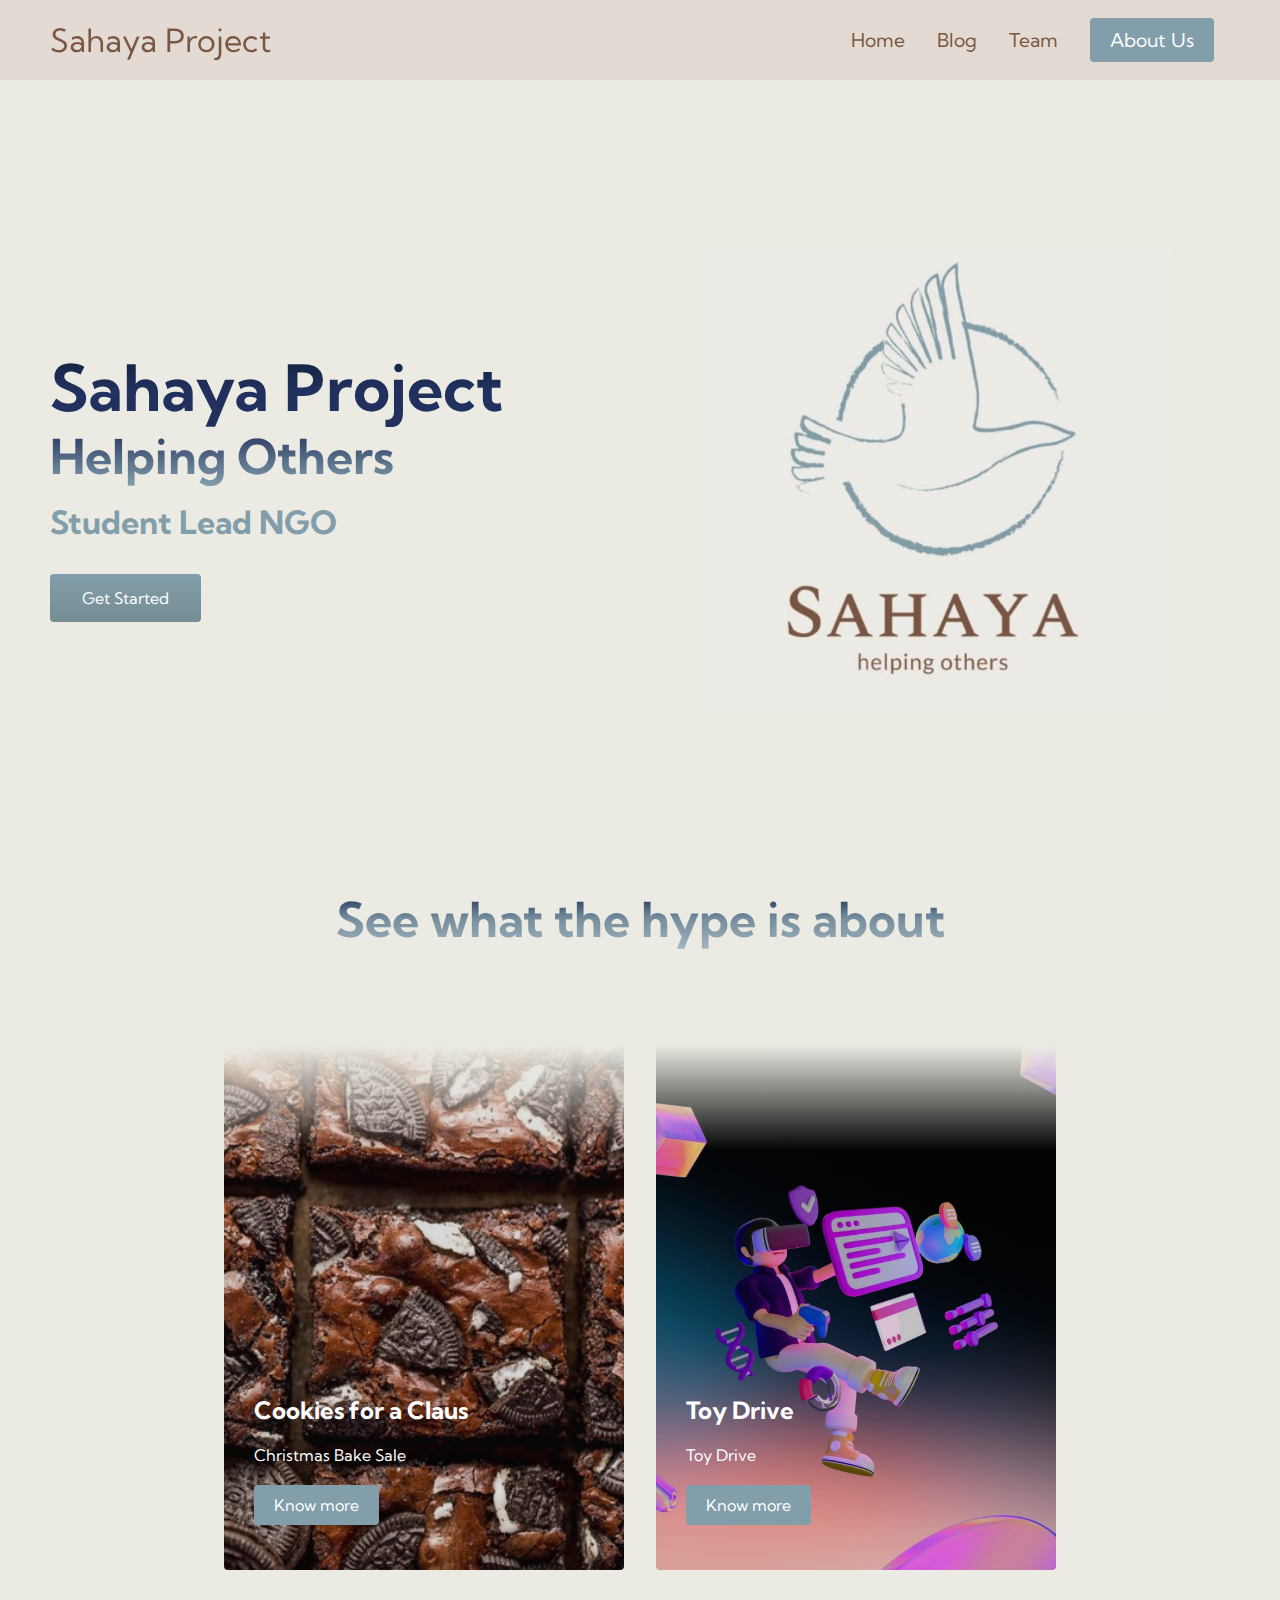
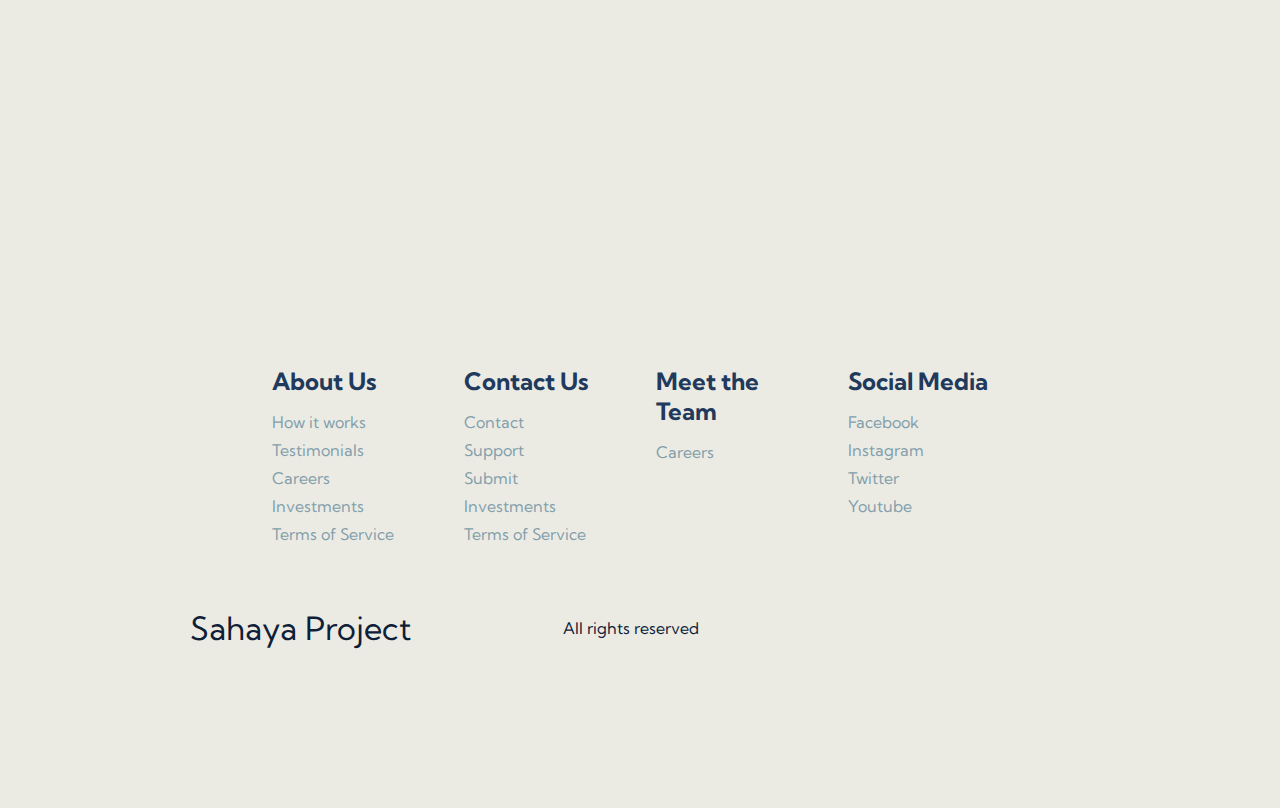
<file: index.html>
<!DOCTYPE html>
<html lang="en">
<head>
    <meta charset="UTF-8">
    <meta name="viewport" content="width=device-width, initial-scale=1.0">
    <title>Sahaya Project</title>
    <link rel="stylesheet" href="styles.css" />   
    <link rel="stylesheet" href="https://cdnjs.cloudflare.com/ajax/libs/font-awesome/6.5.2/css/all.min.css" integrity="sha512-SnH5WK+bZxgPHs44uWIX+LLJAJ9/2PkPKZ5QiAj6Ta86w+fsb2TkcmfRyVX3pBnMFcV7oQPJkl9QevSCWr3W6A==" crossorigin="anonymous" referrerpolicy="no-referrer" />
    <link rel="preconnect" href="https://fonts.googleapis.com">
    <link rel="preconnect" href="https://fonts.gstatic.com" crossorigin>
    <link href="https://fonts.googleapis.com/css2?family=Kumbh+Sans:wght@800&display=swap" rel="stylesheet">
</head>
<body>
    <!-- Navbar Section -->
    <nav class="navbar">
        <div class="navbar__container">
            <a href="/" id="navbar__logo"><i class="fas fa-bird"></i>Sahaya Project</a>
            <div class="navbar__toggle" id="mobile-menu">
                <span class="bar"></span>
                <span class="bar"></span>
                <span class="bar"></span>
            </div>
            <ul class="navbar__menu">
                <li class="navbar__item">
                    <a href="index.html" class="navbar__links">Home</a>
                </li>
                <li class="navbar__item">
                    <a href="blog.html" class="navbar__links">Blog</a>
                </li>
                <li class="navbar__item">
                    <a href="team.html" class="navbar__links">Team</a>
                </li>
                <li class="navbar__btn">
                    <a href="/" class="button">About Us</a>
                </li>
            </ul>
        </div>
    </nav>

    <!-- Support Section -->
    <div class="main">
        <div class="main__container">
            <div class="main__content">
                <h1>Sahaya Project</h1>
                <h2>Helping Others</h2>
                <p>Student Lead NGO</p>
                <button class="main__btn"><a href="/">Get Started</a></button>
            </div>
            <div class="main__img--container">
                <img src="images/logo.jpg" alt="pic" id="main__img">
            </div>
        </div>
    </div>

    <!-- Services Section -->
     <div class="services">
        <h1>See what the hype is about</h1>
        <div class="services__container">
            <div class="services__card">
                <h2>Cookies for a Claus</h2>
                <p>Christmas Bake Sale</p>
                <button>Know more</button>
            </div>
            <div class="services__card">
                <h2>Toy Drive</h2>
                <p>Toy Drive</p>
                <button>Know more</button>
            </div>
        </div>
     </div>

     <!-- Footer Section -->
     <div class="footer__container">
        <div class="footer__links">
            <div class="footer__link--wrapper">
                <div class="footer__link--items">
                    <h2>About Us</h2>
                    <a href="/">How it works</a>
                    <a href="/">Testimonials</a>
                    <a href="/">Careers</a>
                    <a href="/">Investments</a>
                    <a href="/">Terms of Service</a>
                </div>
                <div class="footer__link--items">
                    <h2>Contact Us</h2>
                    <a href="/">Contact</a>
                    <a href="/">Support</a>
                    <a href="/">Submit</a>
                    <a href="/">Investments</a>
                    <a href="/">Terms of Service</a>
                </div>
            </div>
            <div class="footer__link--wrapper">
                <div class="footer__link--items">
                    <h2>Meet the Team</h2>
                    <a href="/">Careers</a>
                </div>
                <div class="footer__link--items">
                    <h2>Social Media</h2>
                    <a href="/">Facebook</a>
                    <a href="/">Instagram</a>
                    <a href="/">Twitter</a>
                    <a href="/">Youtube</a>
                </div>
            </div>
        </div>
        <div class="social__media">
            <div class="social__media--wrap">
                <div class="footer__logo">
                    <a href="/" id="footer__logo"><i class="fas fa gem"></i>Sahaya Project</a>
                </div>
                <p class="website__rights">All rights reserved</p>
                <div class="social__icons">
                    <a href="" class="social__icon--link" target="_blank">
                    <i class="fab fa-facebook"></i>
                    </a>
                    <a href="" class="social__icon--link" target="_blank">
                    <i class="fab fa-instagram"></i>
                    </a>
                    <a href="" class="social__icon--link" target="_blank">
                    <i class="fab fa-twitter"></i>
                    </a>
                    <a href="" class="social__icon--link" target="_blank">
                    <i class="fab fa-youtube"></i>
                    </a>
                </div>
            </div>
        </div>
     </div>

    <script src="app.js"></script>
</body>
</html>
</file>
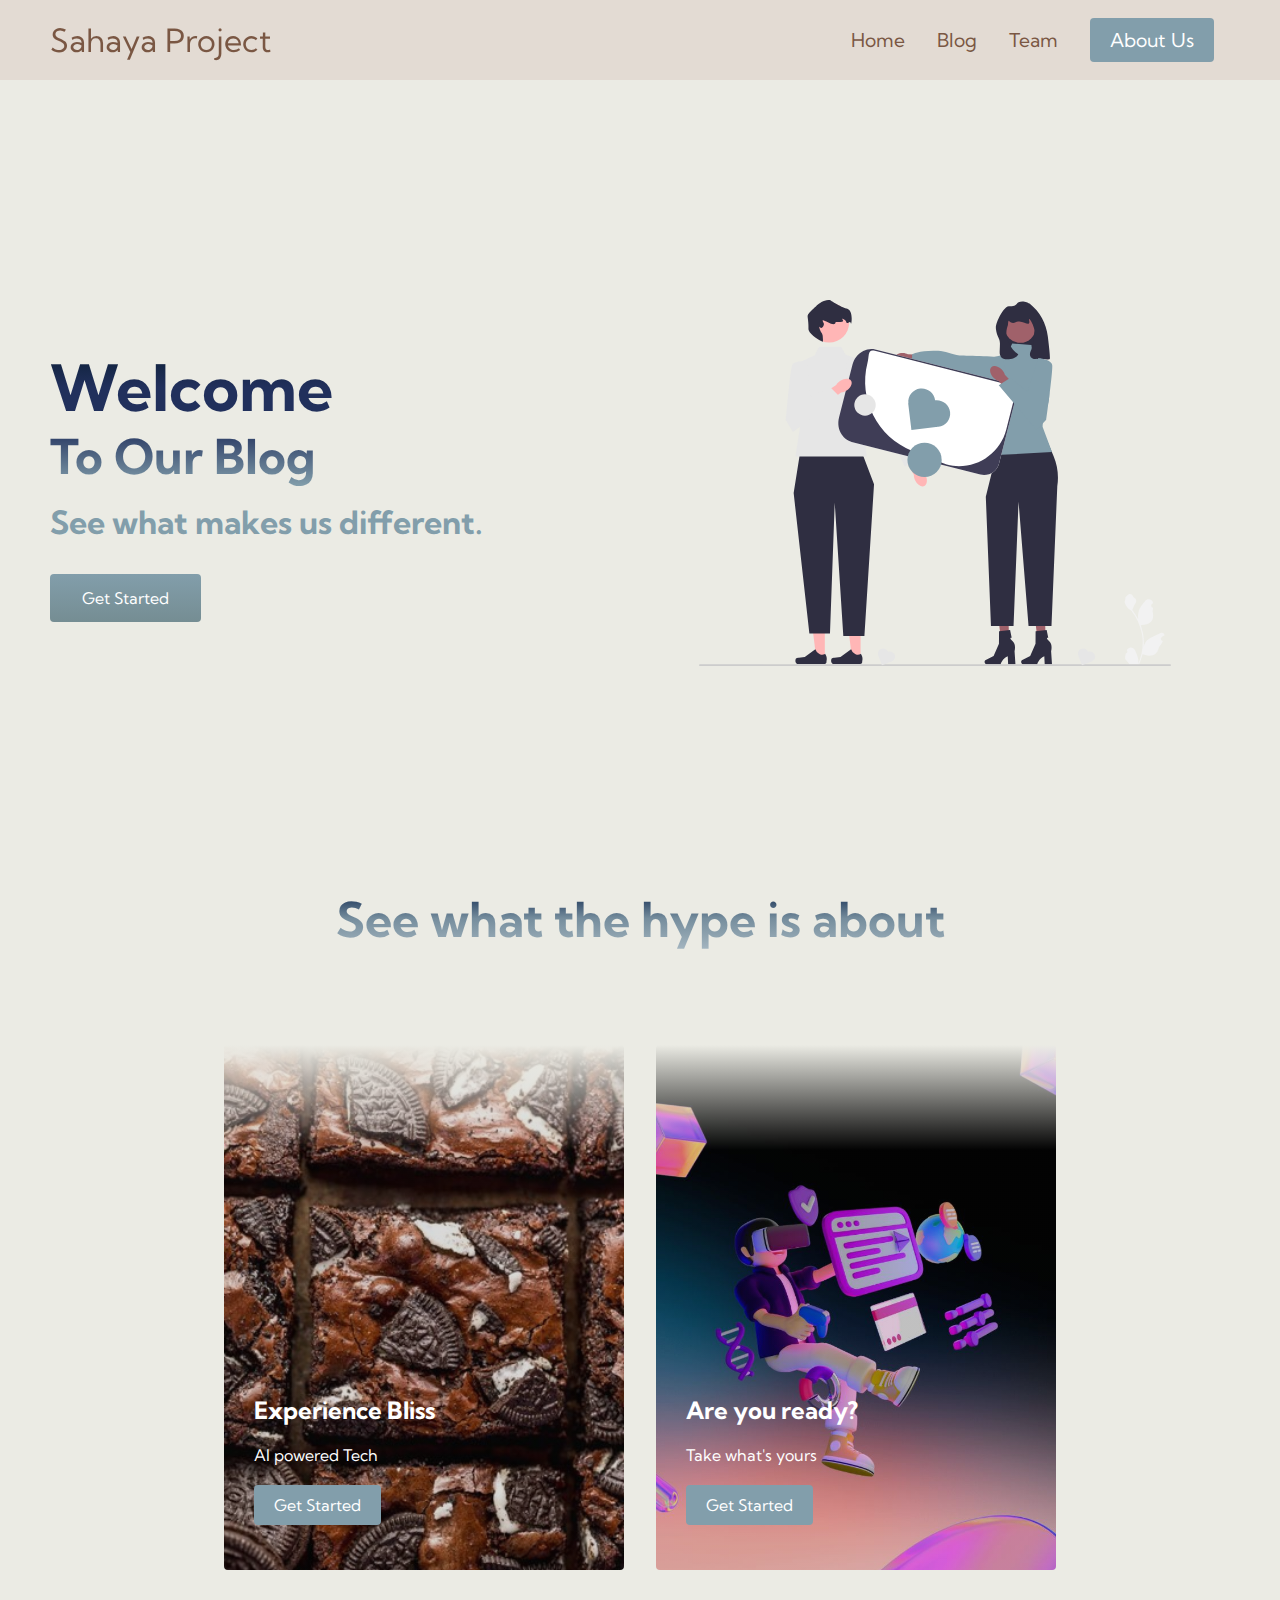
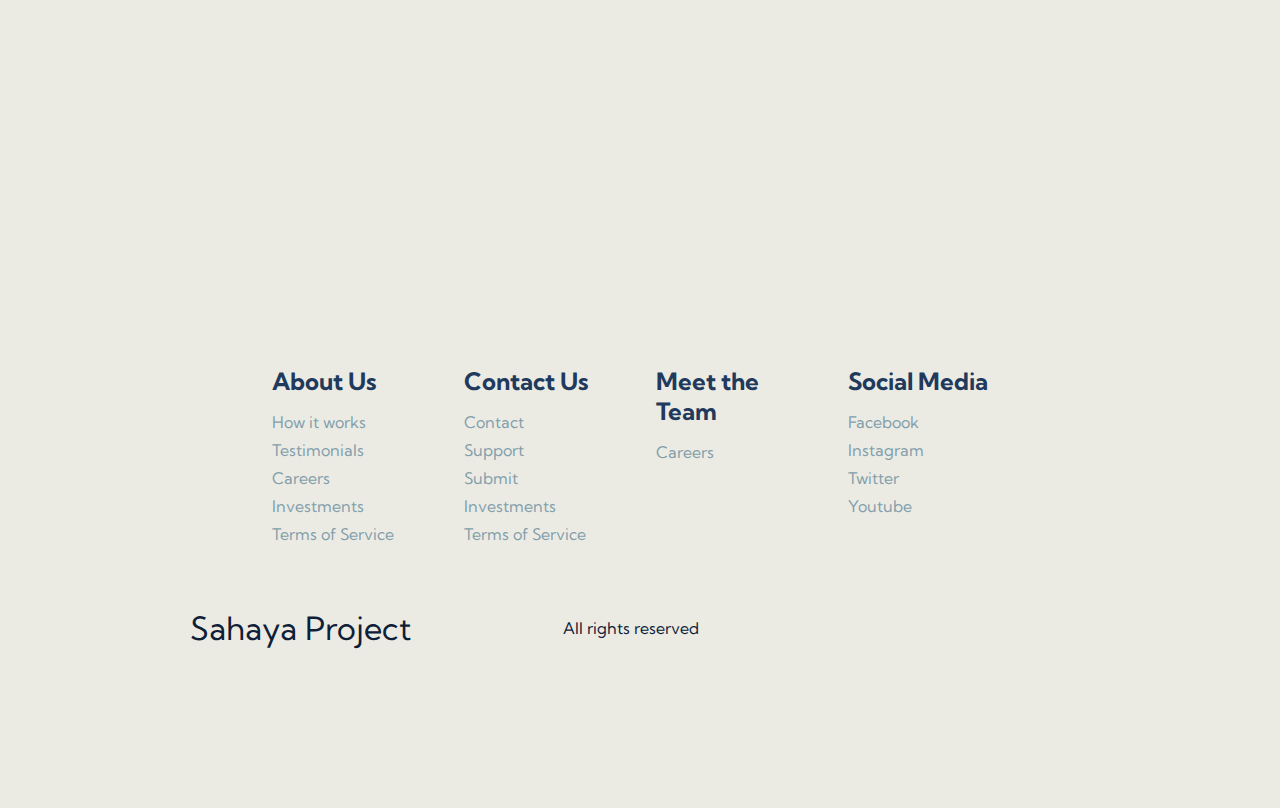
<file: AboutUs.html>
<!DOCTYPE html>
<html lang="en">
<head>
    <meta charset="UTF-8">
    <meta name="viewport" content="width=device-width, initial-scale=1.0">
    <title>Sahaya Project</title>
    <link rel="stylesheet" href="styles.css" />   
    <link rel="stylesheet" href="https://cdnjs.cloudflare.com/ajax/libs/font-awesome/6.5.2/css/all.min.css" integrity="sha512-SnH5WK+bZxgPHs44uWIX+LLJAJ9/2PkPKZ5QiAj6Ta86w+fsb2TkcmfRyVX3pBnMFcV7oQPJkl9QevSCWr3W6A==" crossorigin="anonymous" referrerpolicy="no-referrer" />
    <link rel="preconnect" href="https://fonts.googleapis.com">
    <link rel="preconnect" href="https://fonts.gstatic.com" crossorigin>
    <link href="https://fonts.googleapis.com/css2?family=Kumbh+Sans:wght@800&display=swap" rel="stylesheet">
</head>
<body>
    <!-- Navbar Section -->
    <nav class="navbar">
        <div class="navbar__container">
            <a href="/" id="navbar__logo"><i class="fas fa-bird"></i>Sahaya Project</a>
            <div class="navbar__toggle" id="mobile-menu">
                <span class="bar"></span>
                <span class="bar"></span>
                <span class="bar"></span>
            </div>
            <ul class="navbar__menu">
                <li class="navbar__item">
                    <a href="index.html" class="navbar__links">Home</a>
                </li>
                <li class="navbar__item">
                    <a href="blog.html" class="navbar__links">Blog</a>
                </li>
                <li class="navbar__item">
                    <a href="team.html" class="navbar__links">Team</a>
                </li>
                <li class="navbar__btn">
                    <a href="/" class="button">About Us</a>
                </li>
            </ul>
        </div>
    </nav>

    <!-- Support Section -->
    <div class="main">
        <div class="main__container">
            <div class="main__content">
                <h1>Welcome</h1>
                <h2>To Our Blog</h2>
                <p>See what makes us different.</p>
                <button class="main__btn"><a href="/">Get Started</a></button>
            </div>
            <div class="main__img--container">
                <img src="images/showing_support.svg" alt="pic" id="main__img">
            </div>
        </div>
    </div>

    <!-- Services Section -->
     <div class="services">
        <h1>See what the hype is about</h1>
        <div class="services__container">
            <div class="services__card">
                <h2>Experience Bliss</h2>
                <p>AI powered Tech</p>
                <button>Get Started</button>
            </div>
            <div class="services__card">
                <h2>Are you ready?</h2>
                <p>Take what's yours</p>
                <button>Get Started</button>
            </div>
        </div>
     </div>

     <!-- Footer Section -->
     <div class="footer__container">
        <div class="footer__links">
            <div class="footer__link--wrapper">
                <div class="footer__link--items">
                    <h2>About Us</h2>
                    <a href="/">How it works</a>
                    <a href="/">Testimonials</a>
                    <a href="/">Careers</a>
                    <a href="/">Investments</a>
                    <a href="/">Terms of Service</a>
                </div>
                <div class="footer__link--items">
                    <h2>Contact Us</h2>
                    <a href="/">Contact</a>
                    <a href="/">Support</a>
                    <a href="/">Submit</a>
                    <a href="/">Investments</a>
                    <a href="/">Terms of Service</a>
                </div>
            </div>
            <div class="footer__link--wrapper">
                <div class="footer__link--items">
                    <h2>Meet the Team</h2>
                    <a href="/">Careers</a>
                </div>
                <div class="footer__link--items">
                    <h2>Social Media</h2>
                    <a href="/">Facebook</a>
                    <a href="/">Instagram</a>
                    <a href="/">Twitter</a>
                    <a href="/">Youtube</a>
                </div>
            </div>
        </div>
        <div class="social__media">
            <div class="social__media--wrap">
                <div class="footer__logo">
                    <a href="/" id="footer__logo"><i class="fas fa gem"></i>Sahaya Project</a>
                </div>
                <p class="website__rights">All rights reserved</p>
                <div class="social__icons">
                    <a href="" class="social__icon--link" target="_blank">
                    <i class="fab fa-facebook"></i>
                    </a>
                    <a href="" class="social__icon--link" target="_blank">
                    <i class="fab fa-instagram"></i>
                    </a>
                    <a href="" class="social__icon--link" target="_blank">
                    <i class="fab fa-twitter"></i>
                    </a>
                    <a href="" class="social__icon--link" target="_blank">
                    <i class="fab fa-youtube"></i>
                    </a>
                </div>
            </div>
        </div>
     </div>

    <script src="app.js"></script>
</body>
</html>
</file>
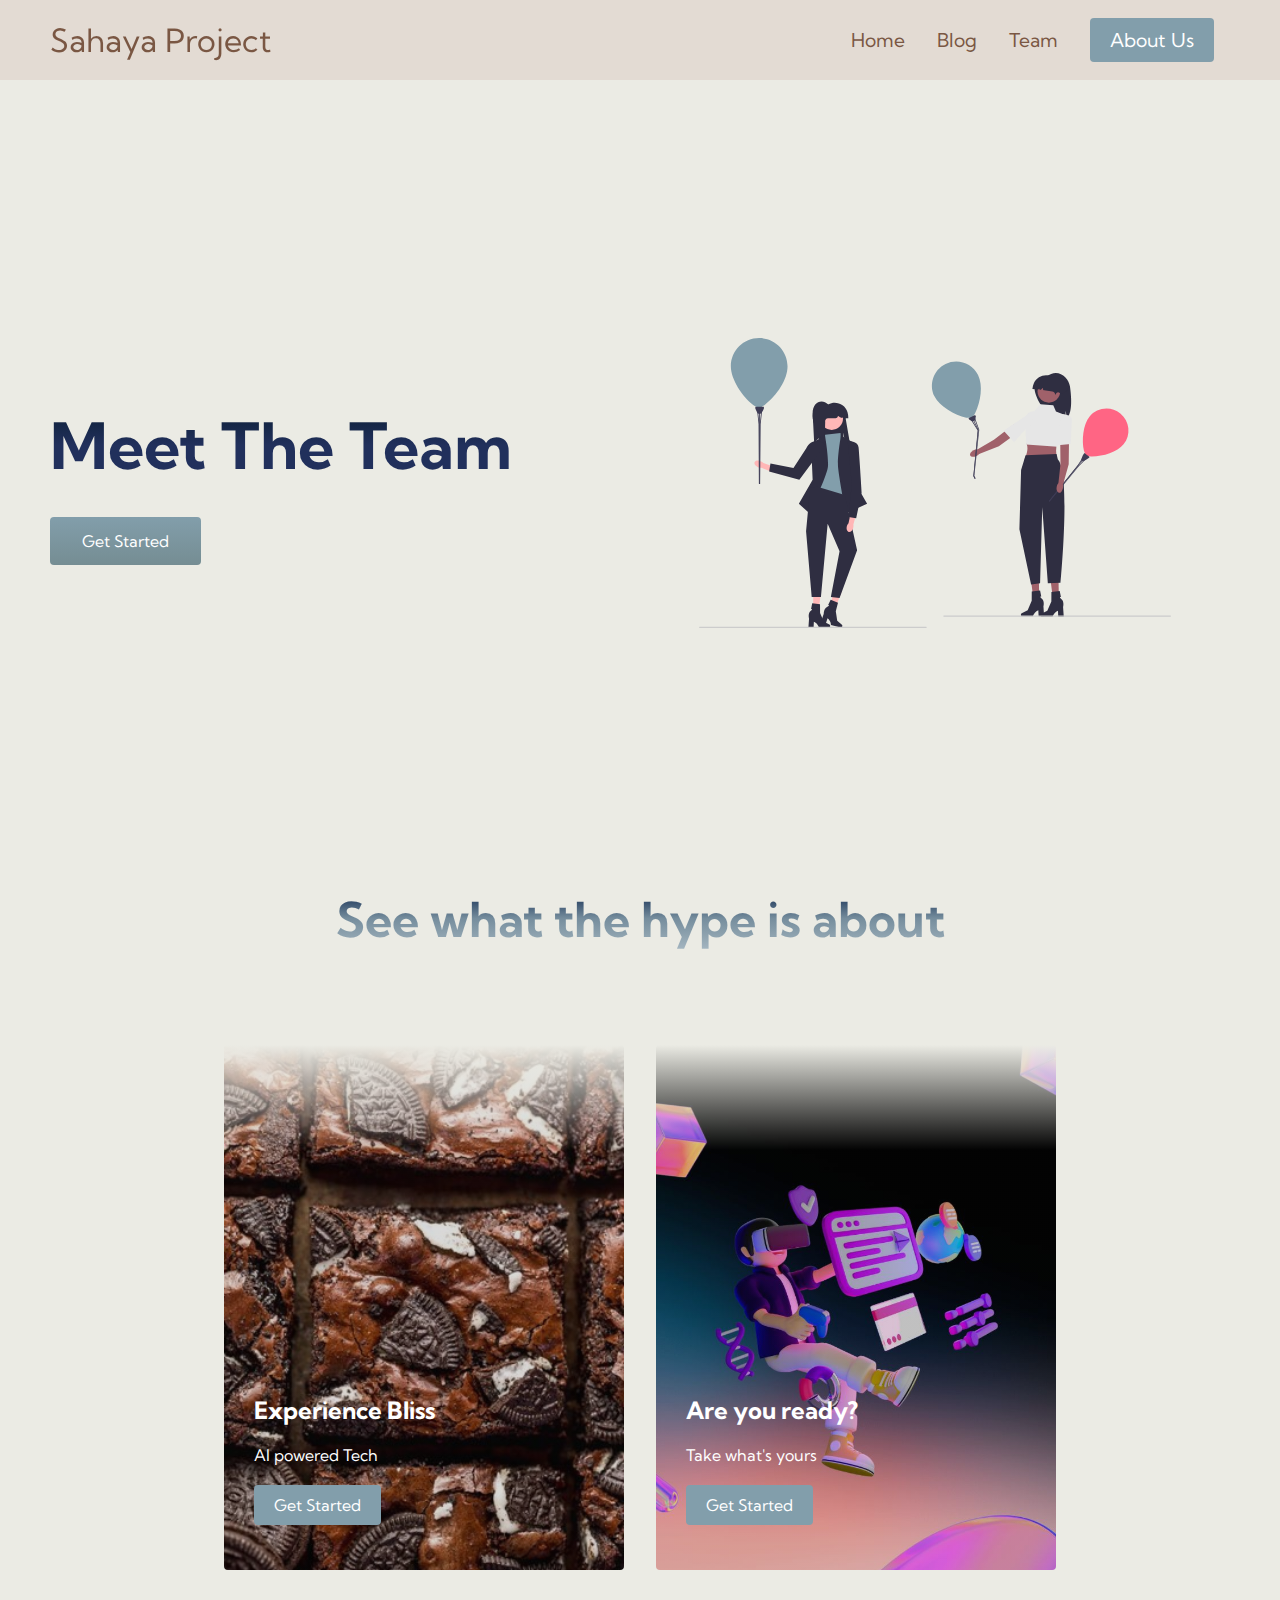
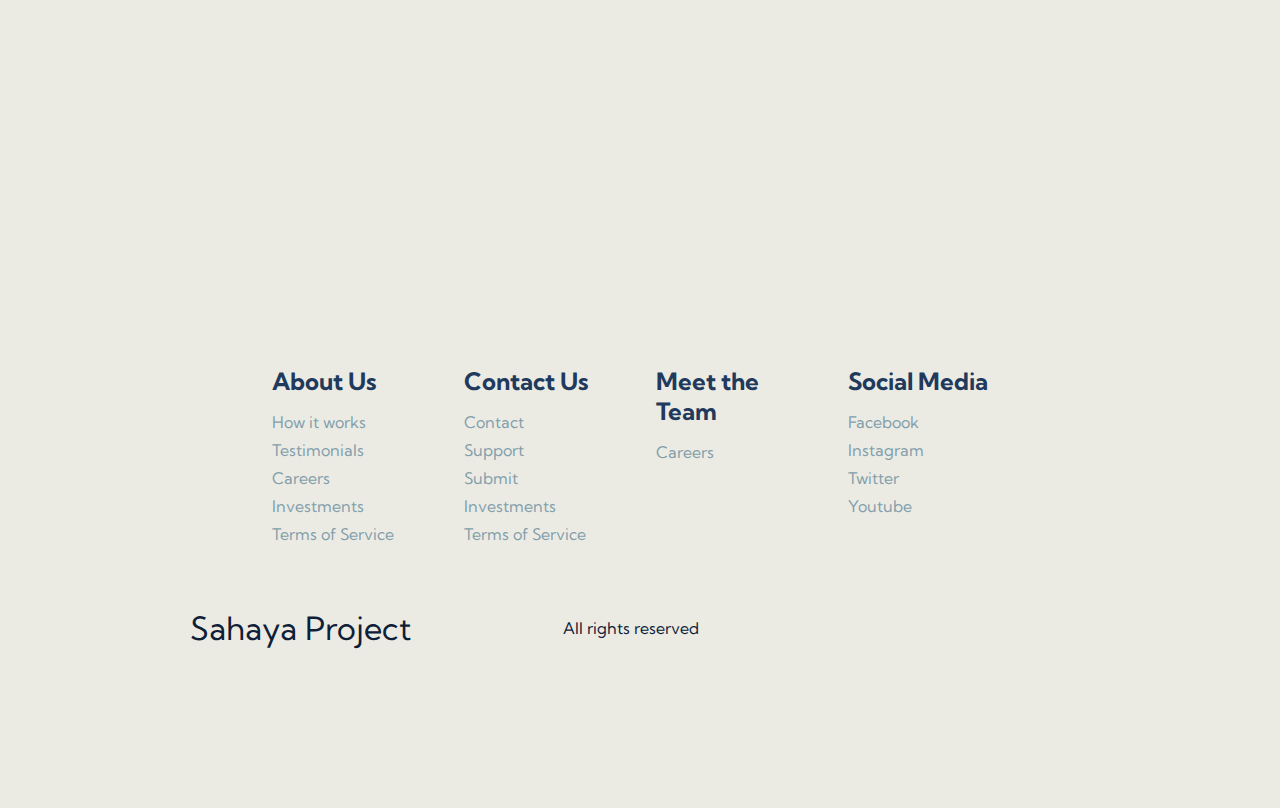
<file: team.html>
<!DOCTYPE html>
<html lang="en">
<head>
    <meta charset="UTF-8">
    <meta name="viewport" content="width=device-width, initial-scale=1.0">
    <title>Sahaya Project</title>
    <link rel="stylesheet" href="styles.css" />   
    <link rel="stylesheet" href="https://cdnjs.cloudflare.com/ajax/libs/font-awesome/6.5.2/css/all.min.css" integrity="sha512-SnH5WK+bZxgPHs44uWIX+LLJAJ9/2PkPKZ5QiAj6Ta86w+fsb2TkcmfRyVX3pBnMFcV7oQPJkl9QevSCWr3W6A==" crossorigin="anonymous" referrerpolicy="no-referrer" />
    <link rel="preconnect" href="https://fonts.googleapis.com">
    <link rel="preconnect" href="https://fonts.gstatic.com" crossorigin>
    <link href="https://fonts.googleapis.com/css2?family=Kumbh+Sans:wght@800&display=swap" rel="stylesheet">
</head>
<body>
    <!-- Navbar Section -->
    <nav class="navbar">
        <div class="navbar__container">
            <a href="/" id="navbar__logo"><i class="fas fa-bird"></i>Sahaya Project</a>
            <div class="navbar__toggle" id="mobile-menu">
                <span class="bar"></span>
                <span class="bar"></span>
                <span class="bar"></span>
            </div>
            <ul class="navbar__menu">
                <li class="navbar__item">
                    <a href="index.html" class="navbar__links">Home</a>
                </li>
                <li class="navbar__item">
                    <a href="blog.html" class="navbar__links">Blog</a>
                </li>
                <li class="navbar__item">
                    <a href="team.html" class="navbar__links">Team</a>
                </li>
                <li class="navbar__btn">
                    <a href="/" class="button">About Us</a>
                </li>
            </ul>
        </div>
    </nav>

    <!-- Support Section -->
    <div class="main">
        <div class="main__container">
            <div class="main__content">
                <h1>Meet The Team</h1>
                <button class="main__btn"><a href="/">Get Started</a></button>
            </div>
            <div class="main__img--container">
                <img src="images/happy_feeling.svg" alt="pic" id="main__img">
            </div>
        </div>
    </div>

    <!-- Services Section -->
     <div class="services">
        <h1>See what the hype is about</h1>
        <div class="services__container">
            <div class="services__card">
                <h2>Experience Bliss</h2>
                <p>AI powered Tech</p>
                <button>Get Started</button>
            </div>
            <div class="services__card">
                <h2>Are you ready?</h2>
                <p>Take what's yours</p>
                <button>Get Started</button>
            </div>
        </div>
     </div>

     <!-- Footer Section -->
     <div class="footer__container">
        <div class="footer__links">
            <div class="footer__link--wrapper">
                <div class="footer__link--items">
                    <h2>About Us</h2>
                    <a href="/">How it works</a>
                    <a href="/">Testimonials</a>
                    <a href="/">Careers</a>
                    <a href="/">Investments</a>
                    <a href="/">Terms of Service</a>
                </div>
                <div class="footer__link--items">
                    <h2>Contact Us</h2>
                    <a href="/">Contact</a>
                    <a href="/">Support</a>
                    <a href="/">Submit</a>
                    <a href="/">Investments</a>
                    <a href="/">Terms of Service</a>
                </div>
            </div>
            <div class="footer__link--wrapper">
                <div class="footer__link--items">
                    <h2>Meet the Team</h2>
                    <a href="/">Careers</a>
                </div>
                <div class="footer__link--items">
                    <h2>Social Media</h2>
                    <a href="/">Facebook</a>
                    <a href="/">Instagram</a>
                    <a href="/">Twitter</a>
                    <a href="/">Youtube</a>
                </div>
            </div>
        </div>
        <div class="social__media">
            <div class="social__media--wrap">
                <div class="footer__logo">
                    <a href="/" id="footer__logo"><i class="fas fa gem"></i>Sahaya Project</a>
                </div>
                <p class="website__rights">All rights reserved</p>
                <div class="social__icons">
                    <a href="" class="social__icon--link" target="_blank">
                    <i class="fab fa-facebook"></i>
                    </a>
                    <a href="" class="social__icon--link" target="_blank">
                    <i class="fab fa-instagram"></i>
                    </a>
                    <a href="" class="social__icon--link" target="_blank">
                    <i class="fab fa-twitter"></i>
                    </a>
                    <a href="" class="social__icon--link" target="_blank">
                    <i class="fab fa-youtube"></i>
                    </a>
                </div>
            </div>
        </div>
     </div>

    <script src="app.js"></script>
</body>
</html>
</file>
<file: styles.css>
* {
    box-sizing: border-box;
    margin: 0;
    padding: 0;
    font-family: 'Kumbh Sans', sans-serif;
}

.navbar {
    background: #e3dbd3;
    height: 80px;
    display: flex; 
    justify-content: center;
    align-items: center;
    font-size: 1.2rem;
    position: sticky;
    top: 0;
    z-index: 999;
}
.navbar__container {
    display: flex;
    justify-content: space-between;
    height: 80px;
    z-index: 1;
    width: 100%;
    max-width: 1300px;
    margin: 0 auto;
    padding: 0 50px;
}

#navbar__logo {
    background-color: #7a5743;
    background-image: linear-gradient(to top, #7a5743, 100%);
    background-size: 100%;
    background-clip: text;
    -moz-background-clip: text;
    -webkit-text-fill-color: transparent; 
    -moz-text-fill-color: transparent;
    display: flex;
    align-items: center;
    cursor: pointer;
    text-decoration: none;
    font-size: 2rem;
}

.fa-gen {
    margin-right: 0.5rem;
}

.navbar__menu {
    display: flex;
    align-items: center;
    list-style: none;
    text-align: center;
}

.navbar__item {
    height: 80px;
}

.navbar__links {
    color: #7a5743;
    display: flex;
    align-items: center;
    justify-content: center;
    text-decoration: none;
    padding: 0 1rem;
    height: 100%;
}

.navbar__btn {
    display: flex;
    justify-content: center;
    align-items: center;
    padding: 0 1rem;
    width: 100%;
}

.button {
    display: flex;
    justify-content: center;
    align-items: center;
    text-decoration: none;
    padding: 10px 20px;
    height: 100%;
    width: 100%;
    border: none;
    outline: none; 
    border-radius: 4px;
    background: #829eab;
    color: #fff;
}

.button:hover {
    background: #21305c;
    transition: all 0.3s ease;
}

.navbar__links:hover {
    color: #21305c;
    transition: all 0.3s ease;
}

@media screen and (max-width: 960px) {
    .navbar__container {
        display: flex;
        justify-content: space-between;
        height: 80px;
        z-index: 1;
        width: 100%;
        max-width: 1300px;
        padding: 0;
    }

    .navbar__menu {
        display: grid;
        grid-template-columns: auto;
        margin: 0;
        width: 100%;
        position: absolute;
        top: -1000px;
        opacity: 0;
        transition: all 0.5s ease;
        height: 50vh;
        z-index: -1;
        background: #e3dbd3;
    }

    .navbar__menu.active {
        background: #e3dbd3;
        top: 100%;
        opacity: 1;
        transition: all 0.5s ease;
        z-index: 99;
        height: 60vh;
        font-size: 1.6rem;
    }

    #navbar__logo {
        padding-left: 25px;
    }

    .navbar__toggle .bar{
        width: 25px;
        height: 3px;
        margin: 5px auto;
        transition: all 0.3s ease-in-out;
        background: #7a5743;
    }

    .navbar__item {
        width: 100%;
    }

    .navbar__links {
        text-align: center;
        padding: 2rem;
        width: 100%;
        display: table;
    }

    #mobile-menu {
        position: absolute;
        top: 20%;
        right: 5%;
        transform: translate(5%, 20%);
    }

    .navbar__btn {
        padding-bottom: 2rem;
    }

    .button {
        display: flex;
        justify-content: center;
        align-items: center;
        width: 80%;
        height: 80px;
        margin: 0;
    }

    .navbar__toggle .bar {
        display: block;
        cursor: pointer;
    }

    #mobile-menu.is-active .bar:nth-child(2) {
        opacity: 0;
    }

    #mobile-menu.is-active .bar:nth-child(1) {
        transform: translateY(8px) rotate(45deg);
    }

    #mobile-menu.is-active .bar:nth-child(3) {
        transform: translateY(-8px) rotate(-45deg);
    }
}

/* Main Section CSS */
.main {
    background-color: #ebebe4;
}

.main__container {
    display: grid;
    grid-template-columns: 1fr 1fr;
    align-items: center;
    justify-self: center;
    margin: 0 auto;
    height: 90vh;
    background-color: #ebebe4;
    z-index: 1;
    width: 100%;
    max-width: 1300px;
    padding: 0 50px;
}

.main__content h1 {
    font-size: 4rem;
    background-color: #829eab;
    background-image: linear-gradient(to bottom, #0e2038 5%, #21305c 50%);
    background-size: 100%;
    background-clip: text;
    -moz-background-clip: text;
    -webkit-text-fill-color: transparent;
    -moz-text-fill-color: transparent;
}

.main__content h2 {
    font-size: 3rem;
    background-color: #758d93;
    background-image: linear-gradient(to bottom, #21305c 0%, #829eab 100%);
    background-size: 100%;
    background-clip: text;
    -moz-background-clip: text;
    -webkit-text-fill-color: transparent;
    -moz-text-fill-color: transparent;
}

.main__content p {
    margin-top: 1rem;
    font-size: 2rem;
    font-weight: 700;
    color: #829eab;
}

.main__btn {
    font-size: 1rem;
    background-image: linear-gradient(to top, #758d93 0%, #829eab 100%);
    padding: 14px 32px;
    border: none;
    border-radius: 4px;
    color: #758d93;
    margin-top: 2rem;
    cursor: pointer;
    position: relative;
    transition: all 0.35s;
    outline: none;
}

.main__btn a {
    position: relative;
    z-index: 2;
    color: #fff;
    text-decoration: none;
}

.main__btn:after {
    position: absolute;
    content: '';
    top: 0;
    left: 0;
    width: 0;
    height: 100%;
    background: #21305c;
    transition: all 0.35s;
    border-radius: 4px;
}

.main__btn:hover {
    color: #fff;
}

.main__btn:hover:after {
    width: 100%;
}

.main__img--container {
    text-align: center;
}

#main__img {
    height: 80%;
    width: 80%;
}

/* Mobile responsive */
@media  screen and (max-width: 768px) {
    .main__container {
        display: grid;
        grid-template-columns: auto;
        align-items: center;
        justify-self: center;
        width: 100%;
        margin: 0 auto;
        height: 90vh;
    }

    .main__content {
        text-align: center;
        margin-bottom: 4rem;
    }

    .main__content h1 {
        font-size: 2.5rem;
        margin-top: 2rem;
    }

    .main__content h2 {
        font-size: 2rem;
    }

    .main__content p {
        margin-top: 1rem;
        font-size: 1.5rem;
    }
}

@media screen and (max-width: 480px) {
    .main__content h1 {
        font-size: 2rem;
        margin-top: 3rem;
    }

    .main__content h2 {
        font-size: 2rem;
    }

    .main__content p {
        margin-top: 2rem;
        font-size: 1.5rem;
    }

    .main__btn {
        padding: 12px 36px;
        margin: 2.5rem 0;
    }
}

/* Services Section CSS */
.services {
    background: #ebebe4;
    display: flex;
    flex-direction: column;
    align-items: center;
    height: 100vh;
}

.services h1 {
    background-color: #829eab;
    background-image: linear-gradient(to top, #829eab 0%, #a3b5c0 0%, #90a4b0 21%, #758d9d 52%, #213a5c 90%);
    background-size: 100%;
    margin-bottom: 5rem;
    font-size: 3rem;
    background-clip: text;
    -moz-background-clip: text;
    -webkit-text-fill-color: transparent;
    -moz-text-fill-color: transparent;
}

.services__container {
    display: flex;
    justify-content: center;
    flex-wrap: wrap;
}

.services__card {
    margin: 1rem;
    height: 525px;
    width: 400px; 
    border-radius: 4px;
    background-image: linear-gradient(to bottom, rgb(235, 235, 228) 0%, rgba(17, 17, 17, 0.16) 20%), url("images/brownies.jpg");
    background-size: cover;
    position: relative;
    color: #fff;
}

.services__card:nth-child(2) {
    background-image: linear-gradient(to bottom, rgb(235, 235, 228) 0%, rgba(17, 17, 17, 0.16) 20%), url("images/hacks.jpg");
}
.services__card:nth-child(3) {
    background-image: linear-gradient(to bottom, rgb(235, 235, 228) 0%, rgba(17, 17, 17, 0.16) 20%), url("images/toys.jpg");
}


.services h2 {
    position: absolute;
    top: 350px;
    left: 30px;
}

.services__card p {
    position: absolute;
    top: 400px;
    left: 30px;
}

.services__card button {
    color: #fff;
    padding: 10px 20px;
    border: none;
    outline: none;
    border-radius: 4px;
    background: #829eab;
    position: absolute;
    top: 440px;
    left: 30px;
    font-size: 1rem;
    cursor: pointer;
}

.services__card:hover {
    transform: scale(1.075);
    transition: 0.2s ease-in;
    cursor: pointer;
}

@media screen and (max-width: 960px) {
    .services {
        height: 1600px;
    }

    .services h1 {
        font-size: 2rem;
        margin-top: 12rem;
    }
}

@media screen and (max-width: 480px) {
    .services {
        height: 1400px;
    }

    .services h1 {
        font-size: 1.2 rem;
    }

    .services__card {
        width: 300px;
    }
}


/* Footer CSS */
.footer__container {
    background-color: #ebebe4;
    padding: 10rem 0;
    display: flex;
    flex-direction: column;
    justify-content: center;
    align-items: center;
}

#footer__logo {
    color: #0e2038;
    display: flex;
    align-items: center;
    cursor: pointer;
    text-decoration: none;
    font-size: 2rem;
}

.footer__links {
    width: 100%;
    max-width: 1000px;
    display: flex;
    justify-content: center;
}

.footer__link--wrapper {
    display: flex;
}

.footer__link--items {
    display: flex;
    flex-direction: column;
    align-items: flex-start;
    margin: 16px;
    text-align: left;
    width: 160px;
    box-sizing: border-box;
}

.footer__link--items h2 {
    margin-bottom: 16px;
}

.footer__link--items > h2 {
    color: #213a5c;
}

.footer__link--items a {
    color: #829eab;
    text-decoration: none;
    margin-bottom: 0.5rem;
}

.footer__link--items a:hover {
    color: #213a5c;
    transition: 0.3s ease-out;
}


/* Social Media Icons */
.social__icon--link {
    color: #213a5c;
    font-size: 24px;
}

.social__media {
    max-width: 1000px;
    width: 100%;
}

.social__media--wrap {
    display: flex;
    justify-content: space-between;
    align-items: center;
    width: 90%;
    max-width: 1000px;
    margin: 40px auto 0 auto;
}

.social__icons {
    display: flex;
    justify-content: space-between;
    align-items: center;
    width: 240px;
}

.social__logo {
    color: #829eab;
    justify-self: flex-start;
    margin-left: 20px;
    cursor: pointer;
    text-decoration: none;
    font-size: 2rem;
    display: flex;
    align-items: center;
    margin-bottom: 16px;
}

.website__rights {
    color: #0e2038;
}

@media screen and (max-width: 820px) {
    .footer__links {
        padding-top: 2rem;
    }

    #footer__logo {
        margin-bottom: 2rem;
    }

    .website__rights {
        margin-bottom: 2rem;
    }

    .footer__link--wrapper {
        flex-direction: column;
    }

    .social__media--wrap {
        flex-direction: column;
    }
}

@media screen and (max-width: 480px) {
    .footer__link--items {
        margin: 0;
        padding: 10px;
        width: 100%;
    }
}
</file>
